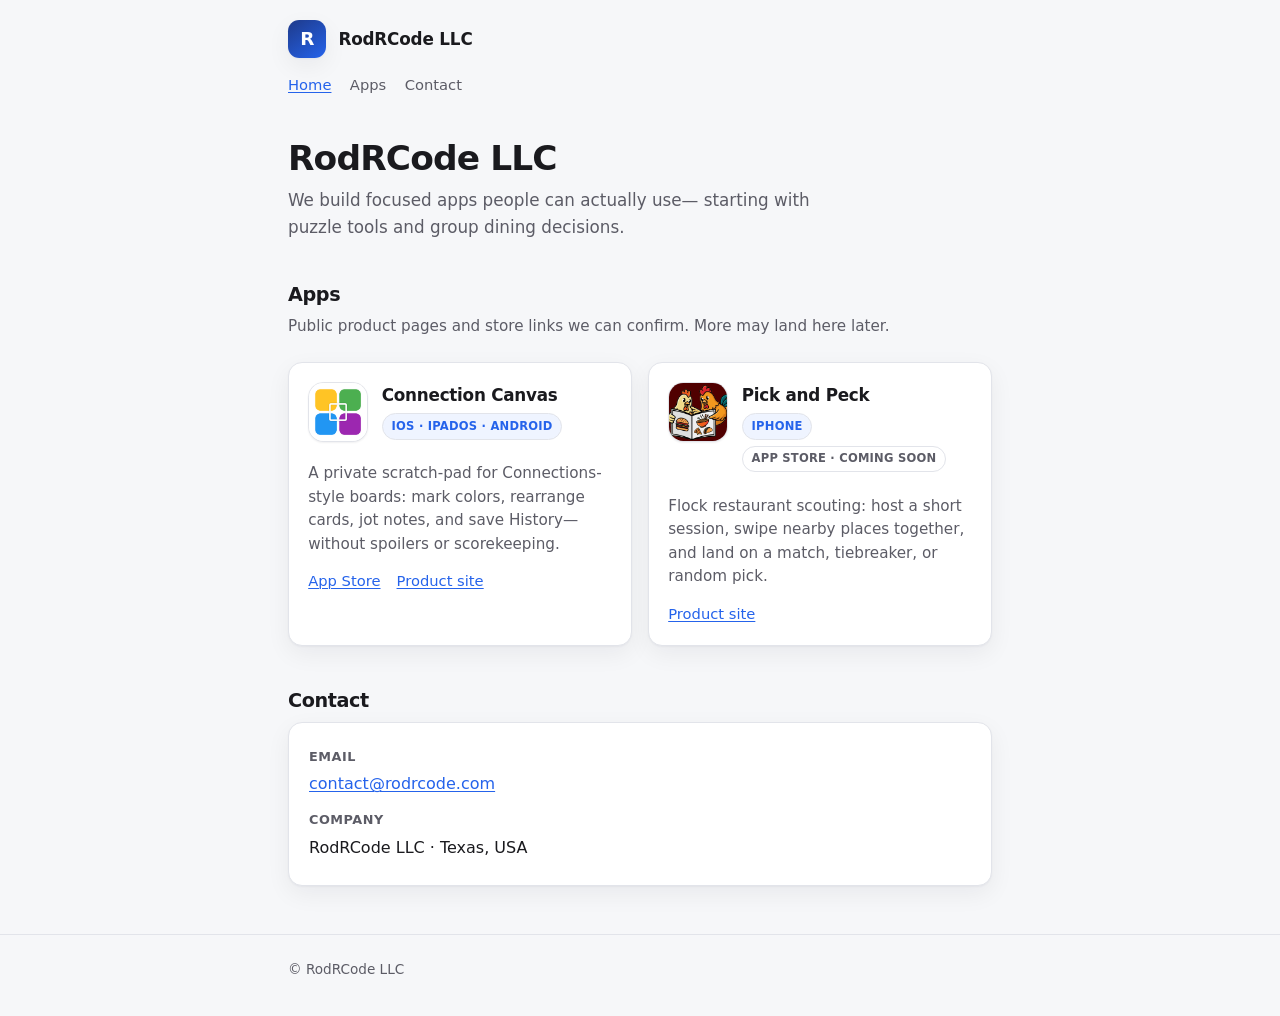
<file: index.html>
<!DOCTYPE html>
<html lang="en">
<head>
  <meta charset="utf-8" />
  <meta name="viewport" content="width=device-width, initial-scale=1" />
  <title>RodRCode LLC</title>
  <meta name="description" content="RodRCode LLC builds focused apps. Connection Canvas, Pick and Peck. Email contact@rodrcode.com." />
  <meta property="og:title" content="RodRCode LLC" />
  <meta property="og:description" content="Focused apps. Connection Canvas, Pick and Peck, and more." />
  <meta property="og:site_name" content="RodRCode LLC" />
  <meta property="og:type" content="website" />
  <meta property="og:url" content="https://rodrcode.com/" />
  <link rel="canonical" href="https://rodrcode.com/" />
  <link rel="stylesheet" href="styles.css" />
  <script type="application/ld+json">
  {
    "@context": "https://schema.org",
    "@type": "Organization",
    "name": "RodRCode LLC",
    "url": "https://rodrcode.com/",
    "email": "contact@rodrcode.com",
    "address": {
      "@type": "PostalAddress",
      "addressRegion": "TX",
      "addressCountry": "US"
    }
  }
  </script>
</head>
<body>
  <header class="site-header">
    <div class="wrap">
      <a class="brand" href="index.html">
        <span class="mark" aria-hidden="true">R</span>
        <span class="brand-text">
          <span class="brand-name">RodRCode LLC</span>
        </span>
      </a>
      <nav aria-label="Primary">
        <ul class="nav">
          <li><a href="index.html" aria-current="page">Home</a></li>
          <li><a href="apps.html">Apps</a></li>
          <li><a href="#contact">Contact</a></li>
        </ul>
      </nav>
    </div>
  </header>

  <main>
    <div class="wrap">
      <section class="hero">
        <h1>RodRCode LLC</h1>
        <p class="lede">
          We build focused apps people can actually use—
          starting with puzzle tools and group dining decisions.
        </p>
      </section>

      <section class="section" id="apps" aria-labelledby="apps-heading">
        <h2 id="apps-heading">Apps</h2>
        <p class="section-lede">
          Public product pages and store links we can confirm. More may land here later.
        </p>
        <div class="card-grid">
          <article class="card">
            <div class="app-card-head">
              <img class="app-icon"
                   src="assets/connection-canvas-icon-192.png"
                   srcset="assets/connection-canvas-icon-192.png 192w, assets/connection-canvas-icon-256.png 256w, assets/connection-canvas-icon-512.png 512w"
                   sizes="60px"
                   width="60" height="60"
                   alt="Connection Canvas app icon"
                   loading="lazy" decoding="async" />
              <div class="titles">
                <h3>Connection Canvas</h3>
                <div class="meta">
                  <span class="pill">iOS · iPadOS · Android</span>
                </div>
              </div>
            </div>
            <p>
              A private scratch-pad for Connections-style boards: mark colors, rearrange cards,
              jot notes, and save History—without spoilers or scorekeeping.
            </p>
            <div class="links">
              <a href="https://apps.apple.com/us/app/connection-canvas/id6794362672">App Store</a>
              <a href="https://canvas.rodrcode.com/">Product site</a>
            </div>
          </article>

          <article class="card">
            <div class="app-card-head">
              <img class="app-icon"
                   src="assets/pick-and-peck-icon-192.png"
                   srcset="assets/pick-and-peck-icon-192.png 192w, assets/pick-and-peck-icon-256.png 256w, assets/pick-and-peck-icon-512.png 512w"
                   sizes="60px"
                   width="60" height="60"
                   alt="Pick and Peck app icon"
                   loading="lazy" decoding="async" />
              <div class="titles">
                <h3>Pick and Peck</h3>
                <div class="meta">
                  <span class="pill">iPhone</span>
                  <span class="pill soon">App Store · coming soon</span>
                </div>
              </div>
            </div>
            <p>
              Flock restaurant scouting: host a short session, swipe nearby places together,
              and land on a match, tiebreaker, or random pick.
            </p>
            <div class="links">
              <a href="https://peck.rodrcode.com/">Product site</a>
            </div>
          </article>
        </div>
      </section>

      <section class="section" id="contact" aria-labelledby="contact-heading">
        <h2 id="contact-heading">Contact</h2>
        <div class="contact-block">
          <p class="label">Email</p>
          <p><a href="mailto:contact@rodrcode.com">contact@rodrcode.com</a></p>
          <p class="label" style="margin-top: 0.85rem;">Company</p>
          <p>RodRCode LLC · Texas, USA</p>
        </div>
      </section>
    </div>
  </main>

  <footer class="site-footer">
    <div class="wrap">
      <p>&copy; RodRCode LLC</p>
    </div>
  </footer>
</body>
</html>
</file>
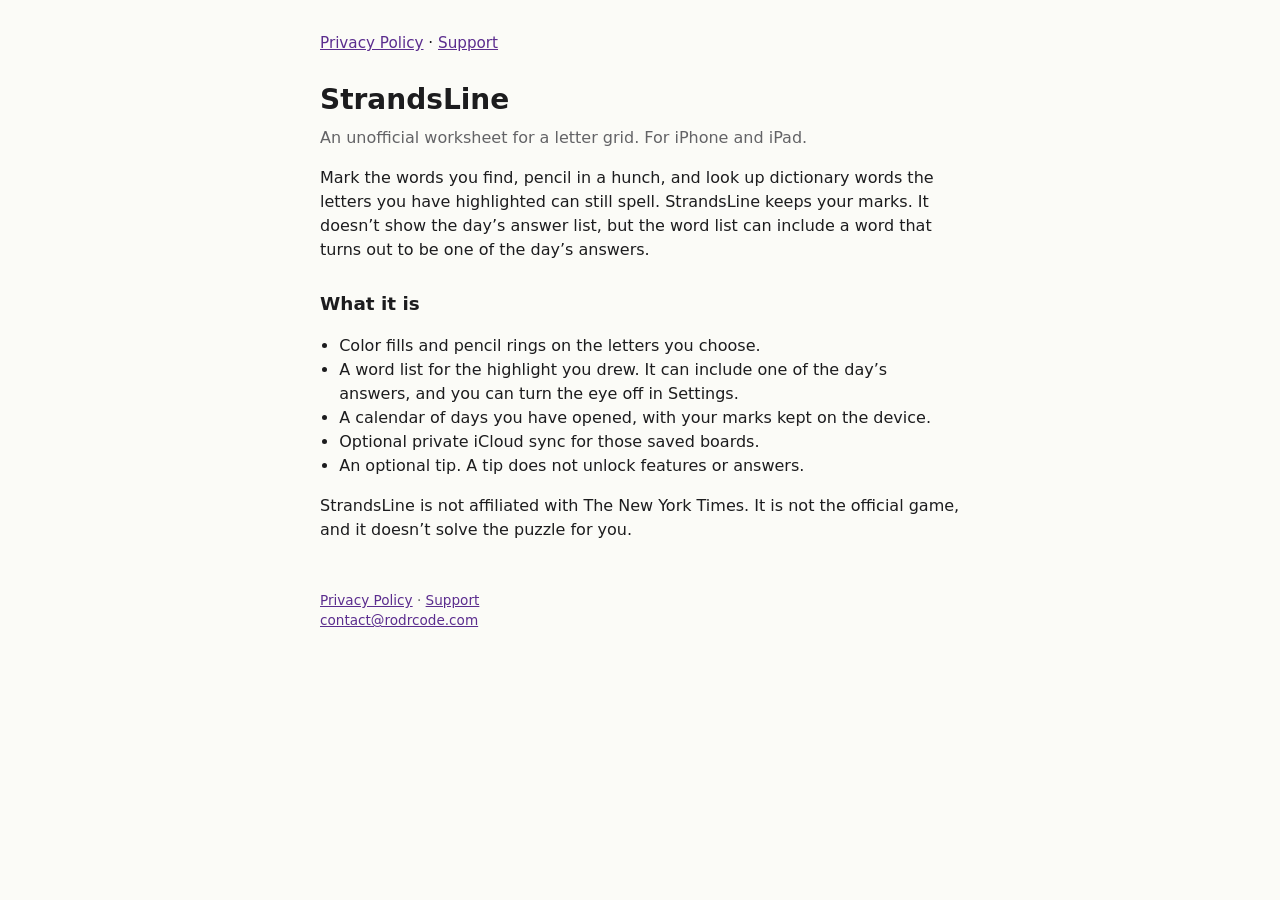
<file: strandsline/index.html>
<!DOCTYPE html>
<html lang="en">
<head>
  <meta charset="utf-8" />
  <meta name="viewport" content="width=device-width, initial-scale=1" />
  <title>StrandsLine</title>
  <meta name="description" content="StrandsLine is an unofficial letter-grid worksheet for iPhone and iPad. It doesn’t show the day’s answer list or solve the puzzle for you." />
  <style>
    :root {
      font-family: system-ui, -apple-system, Segoe UI, Roboto, Helvetica, Arial, sans-serif;
      line-height: 1.5;
      color: #1c1c1e;
      background: #fbfbf7;
    }
    body { max-width: 40rem; margin: 2rem auto; padding: 0 1.25rem 3rem; }
    h1 { font-size: 1.75rem; margin-bottom: 0.35rem; }
    h2 { font-size: 1.15rem; margin-top: 1.75rem; }
    nav { margin-bottom: 1.5rem; font-size: 0.95rem; }
    .sub { color: #636366; margin-top: 0; }
    a { color: #5b2d8e; }
    ul { padding-left: 1.2rem; }
    footer { margin-top: 3rem; font-size: 0.85rem; color: #636366; }
  </style>
</head>
<body>
  <nav>
    <a href="privacy.html">Privacy Policy</a> ·
    <a href="support.html">Support</a>
  </nav>

  <h1>StrandsLine</h1>
  <p class="sub">An unofficial worksheet for a letter grid. For iPhone and iPad.</p>

  <p>
    Mark the words you find, pencil in a hunch, and look up dictionary words
    the letters you have highlighted can still spell. StrandsLine keeps your
    marks. It doesn’t show the day’s answer list, but the word list can
    include a word that turns out to be one of the day’s answers.
  </p>

  <h2>What it is</h2>
  <ul>
    <li>Color fills and pencil rings on the letters you choose.</li>
    <li>A word list for the highlight you drew. It can include one of the day’s answers, and you can turn the eye off in Settings.</li>
    <li>A calendar of days you have opened, with your marks kept on the device.</li>
    <li>Optional private iCloud sync for those saved boards.</li>
    <li>An optional tip. A tip does not unlock features or answers.</li>
  </ul>

  <p>
    StrandsLine is not affiliated with The New York Times.
    It is not the official game, and it doesn’t solve the puzzle for you.
  </p>

  <footer>
    <p>
      <a href="privacy.html">Privacy Policy</a> ·
      <a href="support.html">Support</a><br />
      <a href="mailto:contact@rodrcode.com">contact@rodrcode.com</a>
    </p>
  </footer>
</body>
</html>
</file>
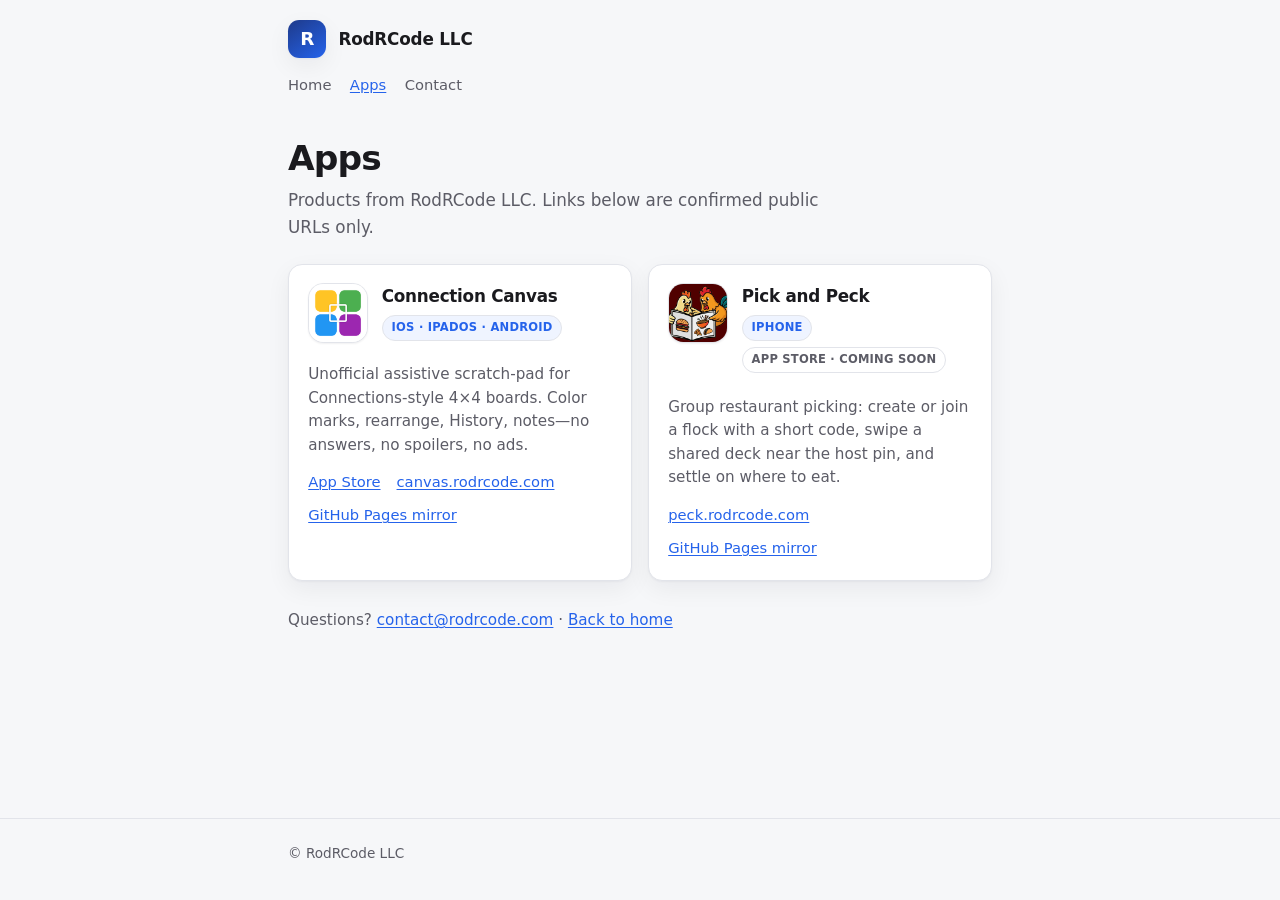
<file: apps.html>
<!DOCTYPE html>
<html lang="en">
<head>
  <meta charset="utf-8" />
  <meta name="viewport" content="width=device-width, initial-scale=1" />
  <title>Apps · RodRCode LLC</title>
  <meta name="description" content="Apps from RodRCode LLC: Connection Canvas and Pick and Peck." />
  <meta property="og:title" content="Apps · RodRCode LLC" />
  <meta property="og:site_name" content="RodRCode LLC" />
  <meta property="og:type" content="website" />
  <meta property="og:url" content="https://rodrcode.com/apps.html" />
  <link rel="canonical" href="https://rodrcode.com/apps.html" />
  <link rel="stylesheet" href="styles.css" />
</head>
<body>
  <header class="site-header">
    <div class="wrap">
      <a class="brand" href="index.html">
        <span class="mark" aria-hidden="true">R</span>
        <span class="brand-text">
          <span class="brand-name">RodRCode LLC</span>
        </span>
      </a>
      <nav aria-label="Primary">
        <ul class="nav">
          <li><a href="index.html">Home</a></li>
          <li><a href="apps.html" aria-current="page">Apps</a></li>
          <li><a href="index.html#contact">Contact</a></li>
        </ul>
      </nav>
    </div>
  </header>

  <main>
    <div class="wrap">
      <section class="hero">
        <h1>Apps</h1>
        <p class="lede">
          Products from RodRCode LLC. Links below are confirmed public URLs only.
        </p>
      </section>

      <div class="card-grid" style="margin-top: 0.5rem;">
        <article class="card">
          <div class="app-card-head">
            <img class="app-icon"
                 src="assets/connection-canvas-icon-192.png"
                 srcset="assets/connection-canvas-icon-192.png 192w, assets/connection-canvas-icon-256.png 256w, assets/connection-canvas-icon-512.png 512w"
                 sizes="60px"
                 width="60" height="60"
                 alt="Connection Canvas app icon"
                 loading="lazy" decoding="async" />
            <div class="titles">
              <h2>Connection Canvas</h2>
              <div class="meta">
                <span class="pill">iOS · iPadOS · Android</span>
              </div>
            </div>
          </div>
          <p>
            Unofficial assistive scratch-pad for Connections-style 4×4 boards.
            Color marks, rearrange, History, notes—no answers, no spoilers, no ads.
          </p>
          <div class="links">
            <a href="https://apps.apple.com/us/app/connection-canvas/id6794362672">App Store</a>
            <a href="https://canvas.rodrcode.com/">canvas.rodrcode.com</a>
            <a href="https://rodrcode.github.io/connection-canvas-site/">GitHub Pages mirror</a>
          </div>
        </article>

        <article class="card">
          <div class="app-card-head">
            <img class="app-icon"
                 src="assets/pick-and-peck-icon-192.png"
                 srcset="assets/pick-and-peck-icon-192.png 192w, assets/pick-and-peck-icon-256.png 256w, assets/pick-and-peck-icon-512.png 512w"
                 sizes="60px"
                 width="60" height="60"
                 alt="Pick and Peck app icon"
                 loading="lazy" decoding="async" />
            <div class="titles">
              <h2>Pick and Peck</h2>
              <div class="meta">
                <span class="pill">iPhone</span>
                <span class="pill soon">App Store · coming soon</span>
              </div>
            </div>
          </div>
          <p>
            Group restaurant picking: create or join a flock with a short code,
            swipe a shared deck near the host pin, and settle on where to eat.
          </p>
          <div class="links">
            <a href="https://peck.rodrcode.com/">peck.rodrcode.com</a>
            <a href="https://rodrcode.github.io/pick-and-peck-site/">GitHub Pages mirror</a>
          </div>
        </article>
      </div>

      <p style="margin-top: 1.75rem; color: var(--muted); font-size: 0.95rem;">
        Questions? <a href="mailto:contact@rodrcode.com">contact@rodrcode.com</a>
        · <a href="index.html">Back to home</a>
      </p>
    </div>
  </main>

  <footer class="site-footer">
    <div class="wrap">
      <p>&copy; RodRCode LLC</p>
    </div>
  </footer>
</body>
</html>
</file>
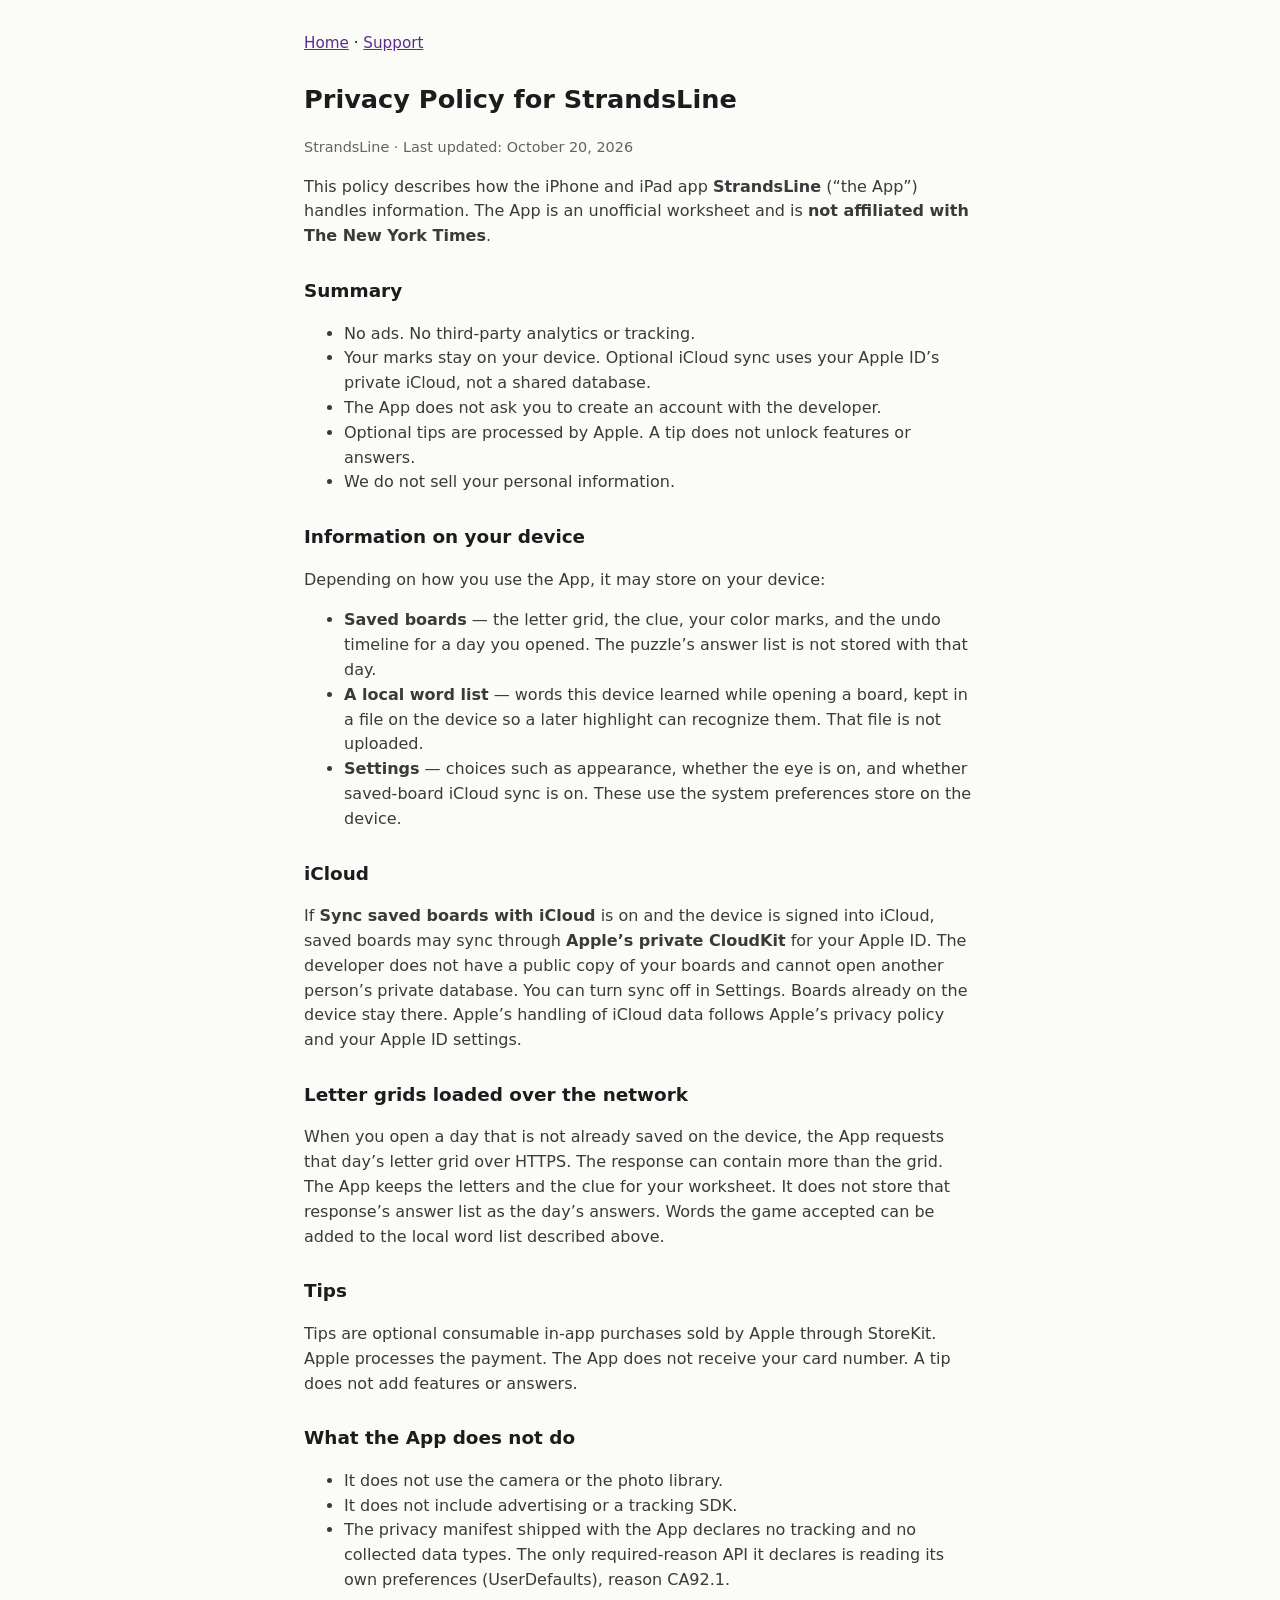
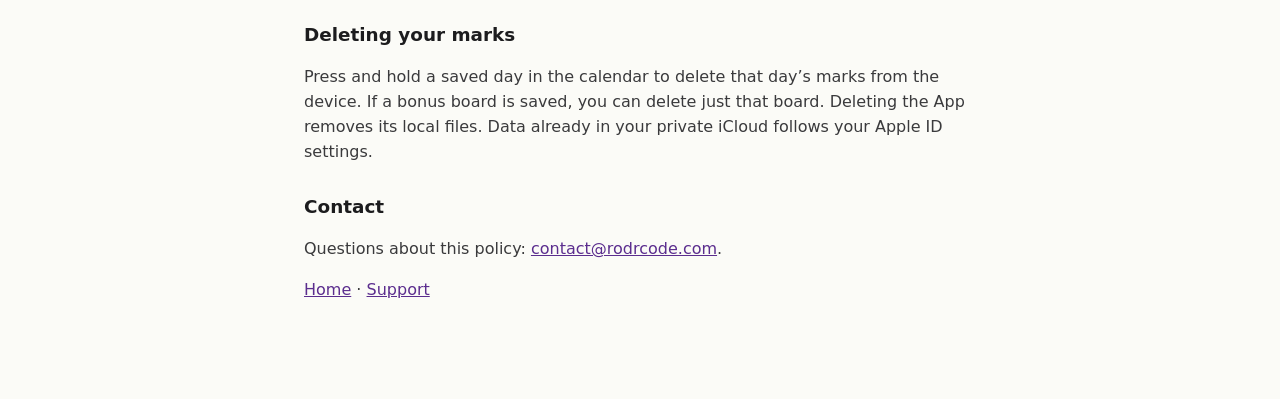
<file: strandsline/privacy.html>
<!DOCTYPE html>
<html lang="en">
<head>
  <meta charset="utf-8" />
  <meta name="viewport" content="width=device-width, initial-scale=1" />
  <title>Privacy Policy — StrandsLine</title>
  <style>
    :root {
      font-family: system-ui, -apple-system, Segoe UI, Roboto, Helvetica, Arial, sans-serif;
      line-height: 1.55;
      color: #1c1c1e;
      background: #fbfbf7;
    }
    body { max-width: 42rem; margin: 2rem auto; padding: 0 1.25rem 3rem; }
    h1 { font-size: 1.6rem; }
    h2 { font-size: 1.15rem; margin-top: 1.75rem; }
    p, li { color: #3a3a3c; }
    a { color: #5b2d8e; }
    .meta { color: #636366; font-size: 0.9rem; }
    nav { margin-bottom: 1.5rem; font-size: 0.95rem; }
  </style>
</head>
<body>
  <nav>
    <a href="index.html">Home</a> ·
    <a href="support.html">Support</a>
  </nav>

  <h1>Privacy Policy for StrandsLine</h1>
  <p class="meta">StrandsLine · Last updated: October 20, 2026</p>

  <p>
    This policy describes how the iPhone and iPad app <strong>StrandsLine</strong>
    (“the App”) handles information. The App is an unofficial worksheet and is
    <strong>not affiliated with The New York Times</strong>.
  </p>

  <h2>Summary</h2>
  <ul>
    <li>No ads. No third-party analytics or tracking.</li>
    <li>Your marks stay on your device. Optional iCloud sync uses your Apple ID’s private iCloud, not a shared database.</li>
    <li>The App does not ask you to create an account with the developer.</li>
    <li>Optional tips are processed by Apple. A tip does not unlock features or answers.</li>
    <li>We do not sell your personal information.</li>
  </ul>

  <h2>Information on your device</h2>
  <p>Depending on how you use the App, it may store on your device:</p>
  <ul>
    <li><strong>Saved boards</strong> — the letter grid, the clue, your color marks, and the undo timeline for a day you opened. The puzzle’s answer list is not stored with that day.</li>
    <li><strong>A local word list</strong> — words this device learned while opening a board, kept in a file on the device so a later highlight can recognize them. That file is not uploaded.</li>
    <li><strong>Settings</strong> — choices such as appearance, whether the eye is on, and whether saved-board iCloud sync is on. These use the system preferences store on the device.</li>
  </ul>

  <h2>iCloud</h2>
  <p>
    If <strong>Sync saved boards with iCloud</strong> is on and the device is signed into iCloud,
    saved boards may sync through <strong>Apple’s private CloudKit</strong> for your Apple ID.
    The developer does not have a public copy of your boards and cannot open another person’s private database.
    You can turn sync off in Settings. Boards already on the device stay there.
    Apple’s handling of iCloud data follows Apple’s privacy policy and your Apple ID settings.
  </p>

  <h2>Letter grids loaded over the network</h2>
  <p>
    When you open a day that is not already saved on the device, the App requests that day’s letter grid
    over HTTPS. The response can contain more than the grid. The App keeps the letters and the clue for your worksheet.
    It does not store that response’s answer list as the day’s answers.
    Words the game accepted can be added to the local word list described above.
  </p>

  <h2>Tips</h2>
  <p>
    Tips are optional consumable in-app purchases sold by Apple through StoreKit.
    Apple processes the payment. The App does not receive your card number.
    A tip does not add features or answers.
  </p>

  <h2>What the App does not do</h2>
  <ul>
    <li>It does not use the camera or the photo library.</li>
    <li>It does not include advertising or a tracking SDK.</li>
    <li>The privacy manifest shipped with the App declares no tracking and no collected data types. The only required-reason API it declares is reading its own preferences (UserDefaults), reason CA92.1.</li>
  </ul>

  <h2>Deleting your marks</h2>
  <p>
    Press and hold a saved day in the calendar to delete that day’s marks from the device.
    If a bonus board is saved, you can delete just that board.
    Deleting the App removes its local files. Data already in your private iCloud follows your Apple ID settings.
  </p>

  <h2>Contact</h2>
  <p>
    Questions about this policy:
    <a href="mailto:contact@rodrcode.com?subject=StrandsLine%20Privacy">contact@rodrcode.com</a>.
  </p>

  <p>
    <a href="index.html">Home</a> ·
    <a href="support.html">Support</a>
  </p>
</body>
</html>
</file>
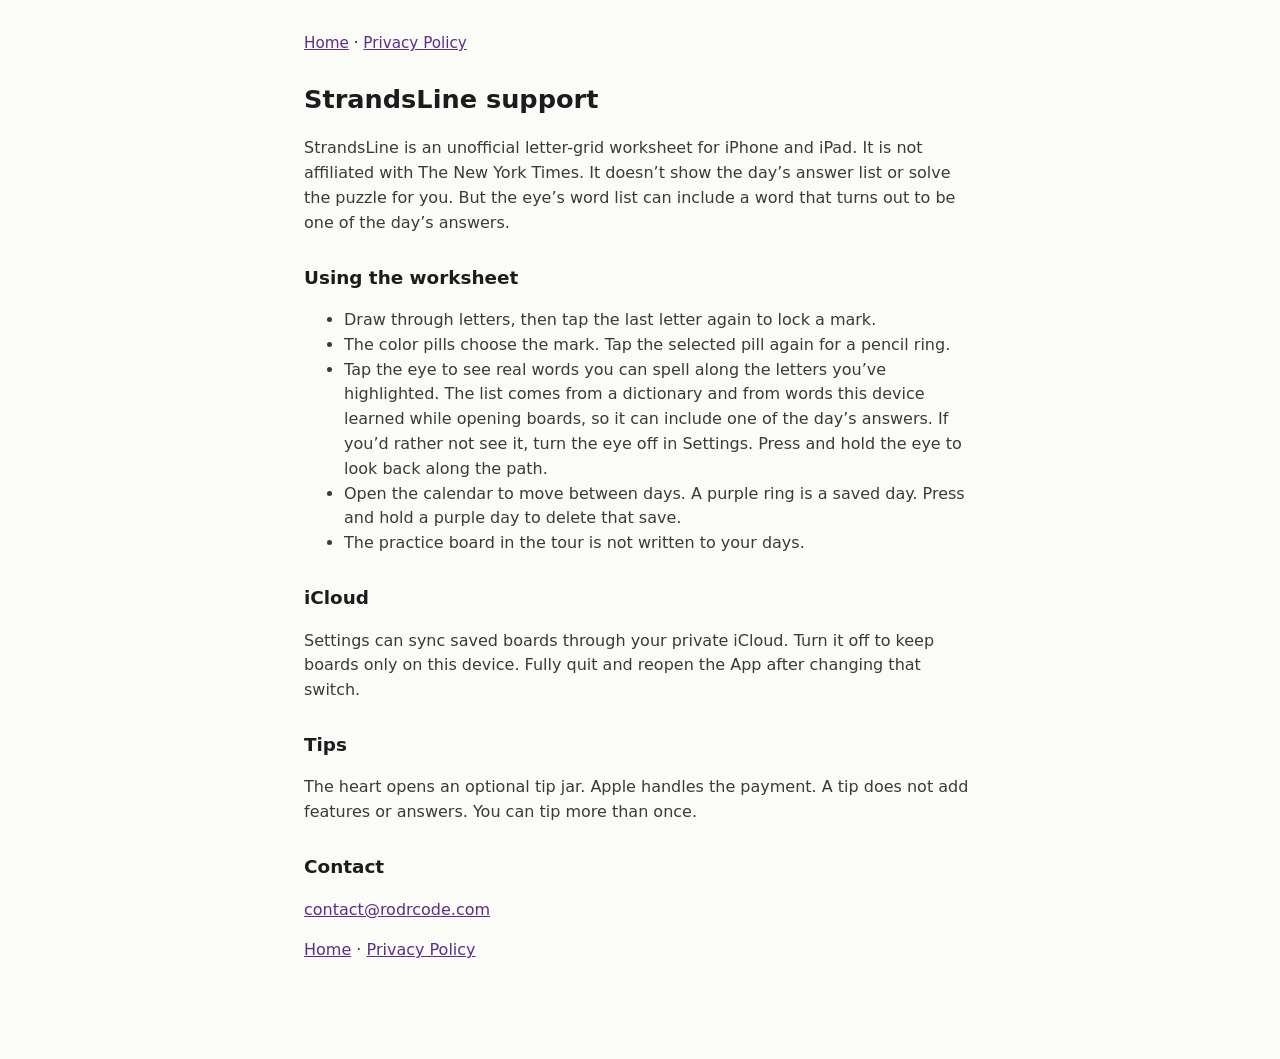
<file: strandsline/support.html>
<!DOCTYPE html>
<html lang="en">
<head>
  <meta charset="utf-8" />
  <meta name="viewport" content="width=device-width, initial-scale=1" />
  <title>Support — StrandsLine</title>
  <style>
    :root {
      font-family: system-ui, -apple-system, Segoe UI, Roboto, Helvetica, Arial, sans-serif;
      line-height: 1.55;
      color: #1c1c1e;
      background: #fbfbf7;
    }
    body { max-width: 42rem; margin: 2rem auto; padding: 0 1.25rem 3rem; }
    h1 { font-size: 1.6rem; }
    h2 { font-size: 1.15rem; margin-top: 1.75rem; }
    p, li { color: #3a3a3c; }
    a { color: #5b2d8e; }
    nav { margin-bottom: 1.5rem; font-size: 0.95rem; }
  </style>
</head>
<body>
  <nav>
    <a href="index.html">Home</a> ·
    <a href="privacy.html">Privacy Policy</a>
  </nav>

  <h1>StrandsLine support</h1>
  <p>
    StrandsLine is an unofficial letter-grid worksheet for iPhone and iPad.
    It is not affiliated with The New York Times. It doesn’t show the day’s answer list or solve the puzzle for you.
    But the eye’s word list can include a word that turns out to be one of the day’s answers.
  </p>

  <h2>Using the worksheet</h2>
  <ul>
    <li>Draw through letters, then tap the last letter again to lock a mark.</li>
    <li>The color pills choose the mark. Tap the selected pill again for a pencil ring.</li>
    <li>Tap the eye to see real words you can spell along the letters you’ve highlighted. The list comes from a dictionary and from words this device learned while opening boards, so it can include one of the day’s answers. If you’d rather not see it, turn the eye off in Settings. Press and hold the eye to look back along the path.</li>
    <li>Open the calendar to move between days. A purple ring is a saved day. Press and hold a purple day to delete that save.</li>
    <li>The practice board in the tour is not written to your days.</li>
  </ul>

  <h2>iCloud</h2>
  <p>
    Settings can sync saved boards through your private iCloud. Turn it off to keep boards only on this device.
    Fully quit and reopen the App after changing that switch.
  </p>

  <h2>Tips</h2>
  <p>
    The heart opens an optional tip jar. Apple handles the payment.
    A tip does not add features or answers. You can tip more than once.
  </p>

  <h2>Contact</h2>
  <p>
    <a href="mailto:contact@rodrcode.com?subject=StrandsLine%20Support">contact@rodrcode.com</a>
  </p>

  <p>
    <a href="index.html">Home</a> ·
    <a href="privacy.html">Privacy Policy</a>
  </p>
</body>
</html>
</file>
<file: styles.css>
/* RodRCode LLC — shared styles (edit freely; no framework) */
:root {
  --bg: #f6f7f9;
  --bg-elev: #ffffff;
  --text: #1a1a1e;
  --muted: #5c5c66;
  --border: #e2e4ea;
  --accent: #2563eb;
  --accent-soft: #eff4ff;
  --mark: #1e3a8a;
  --radius: 14px;
  --shadow: 0 1px 2px rgba(16, 24, 40, 0.04), 0 8px 24px rgba(16, 24, 40, 0.06);
  color-scheme: light dark;
  font-family: system-ui, -apple-system, "Segoe UI", Roboto, Helvetica, Arial, sans-serif;
  line-height: 1.55;
  color: var(--text);
  background: var(--bg);
}

@media (prefers-color-scheme: dark) {
  :root {
    --bg: #0f1115;
    --bg-elev: #171a21;
    --text: #e8e9ed;
    --muted: #9a9aa8;
    --border: #2a2f3a;
    --accent: #6b9fff;
    --accent-soft: #1a2438;
    --mark: #93b4ff;
    --shadow: 0 1px 2px rgba(0, 0, 0, 0.35), 0 10px 28px rgba(0, 0, 0, 0.35);
  }
}

*,
*::before,
*::after { box-sizing: border-box; }

html { scroll-behavior: smooth; }

body {
  margin: 0;
  min-height: 100vh;
  display: flex;
  flex-direction: column;
}

a {
  color: var(--accent);
  text-decoration-thickness: 1px;
  text-underline-offset: 0.15em;
}
a:hover { text-decoration-thickness: 2px; }

.wrap {
  width: min(44rem, 100% - 2.5rem);
  margin-inline: auto;
}

/* Header */
.site-header {
  padding: 1.25rem 0 0.5rem;
  border-bottom: 1px solid transparent;
}
.brand {
  display: flex;
  align-items: center;
  gap: 0.75rem;
  text-decoration: none;
  color: inherit;
}
.brand:hover { text-decoration: none; }
.mark {
  flex-shrink: 0;
  width: 2.4rem;
  height: 2.4rem;
  border-radius: 0.7rem;
  background: linear-gradient(145deg, var(--mark), var(--accent));
  color: #fff;
  display: grid;
  place-items: center;
  font-weight: 700;
  font-size: 1.15rem;
  letter-spacing: -0.02em;
  box-shadow: var(--shadow);
}
.brand-text {
  display: flex;
  flex-direction: column;
  gap: 0.05rem;
}
.brand-name {
  font-weight: 650;
  font-size: 1.05rem;
  letter-spacing: -0.01em;
}
.brand-tag {
  font-size: 0.8rem;
  color: var(--muted);
}

.nav {
  display: flex;
  flex-wrap: wrap;
  gap: 0.85rem 1.15rem;
  margin: 1rem 0 0;
  padding: 0;
  list-style: none;
  font-size: 0.92rem;
}
.nav a {
  color: var(--muted);
  text-decoration: none;
  font-weight: 500;
}
.nav a:hover,
.nav a[aria-current="page"] {
  color: var(--accent);
  text-decoration: underline;
}

/* Main */
main {
  flex: 1;
  padding: 2rem 0 3rem;
}

.hero h1 {
  font-size: clamp(1.65rem, 4vw, 2.15rem);
  line-height: 1.2;
  letter-spacing: -0.025em;
  margin: 0 0 0.5rem;
}
.lede {
  font-size: 1.05rem;
  color: var(--muted);
  margin: 0 0 1.5rem;
  max-width: 36rem;
}

.card-grid {
  display: grid;
  gap: 1rem;
  margin: 1.5rem 0 0;
}
@media (min-width: 560px) {
  .card-grid { grid-template-columns: 1fr 1fr; }
}

.card {
  background: var(--bg-elev);
  border: 1px solid var(--border);
  border-radius: var(--radius);
  padding: 1.15rem 1.2rem 1.25rem;
  box-shadow: var(--shadow);
}
.card h2,
.card h3 {
  margin: 0 0 0.4rem;
  font-size: 1.05rem;
  letter-spacing: -0.015em;
}
.card p {
  margin: 0 0 0.85rem;
  color: var(--muted);
  font-size: 0.95rem;
}
.card p:last-child { margin-bottom: 0; }

.meta {
  display: flex;
  flex-wrap: wrap;
  gap: 0.4rem;
  margin: 0 0 0.85rem;
}
.pill {
  display: inline-block;
  font-size: 0.72rem;
  font-weight: 600;
  letter-spacing: 0.02em;
  text-transform: uppercase;
  padding: 0.2rem 0.55rem;
  border-radius: 999px;
  background: var(--accent-soft);
  color: var(--accent);
  border: 1px solid var(--border);
}
.pill.soon {
  background: transparent;
  color: var(--muted);
}

.links {
  display: flex;
  flex-wrap: wrap;
  gap: 0.65rem 1rem;
  font-size: 0.92rem;
  font-weight: 500;
}

.section {
  margin-top: 2.5rem;
}
.section > h2 {
  font-size: 1.2rem;
  letter-spacing: -0.02em;
  margin: 0 0 0.35rem;
}
.section > .section-lede {
  margin: 0 0 1rem;
  color: var(--muted);
  font-size: 0.95rem;
}

.contact-block {
  background: var(--bg-elev);
  border: 1px solid var(--border);
  border-radius: var(--radius);
  padding: 1.15rem 1.25rem;
  box-shadow: var(--shadow);
}
.contact-block p { margin: 0.35rem 0; }
.contact-block .label {
  font-size: 0.8rem;
  text-transform: uppercase;
  letter-spacing: 0.04em;
  color: var(--muted);
  font-weight: 600;
  margin-bottom: 0.15rem;
}

/* Footer */
.site-footer {
  border-top: 1px solid var(--border);
  padding: 1.25rem 0 2rem;
  font-size: 0.85rem;
  color: var(--muted);
}
.site-footer p { margin: 0.25rem 0; }

/* App icons in cards */
.app-card-head {
  display: flex;
  align-items: flex-start;
  gap: 0.85rem;
  margin-bottom: 0.55rem;
}
.app-icon {
  flex-shrink: 0;
  width: 3.25rem;
  height: 3.25rem;
  border-radius: 0.85rem;
  object-fit: cover;
  background: var(--bg);
  border: 1px solid var(--border);
  box-shadow: 0 1px 2px rgba(16, 24, 40, 0.06);
}
.app-card-head .titles { min-width: 0; }
.app-card-head h2,
.app-card-head h3 { margin: 0 0 0.35rem; }
@media (min-width: 560px) {
  .app-icon { width: 3.75rem; height: 3.75rem; border-radius: 0.95rem; }
}
</file>
